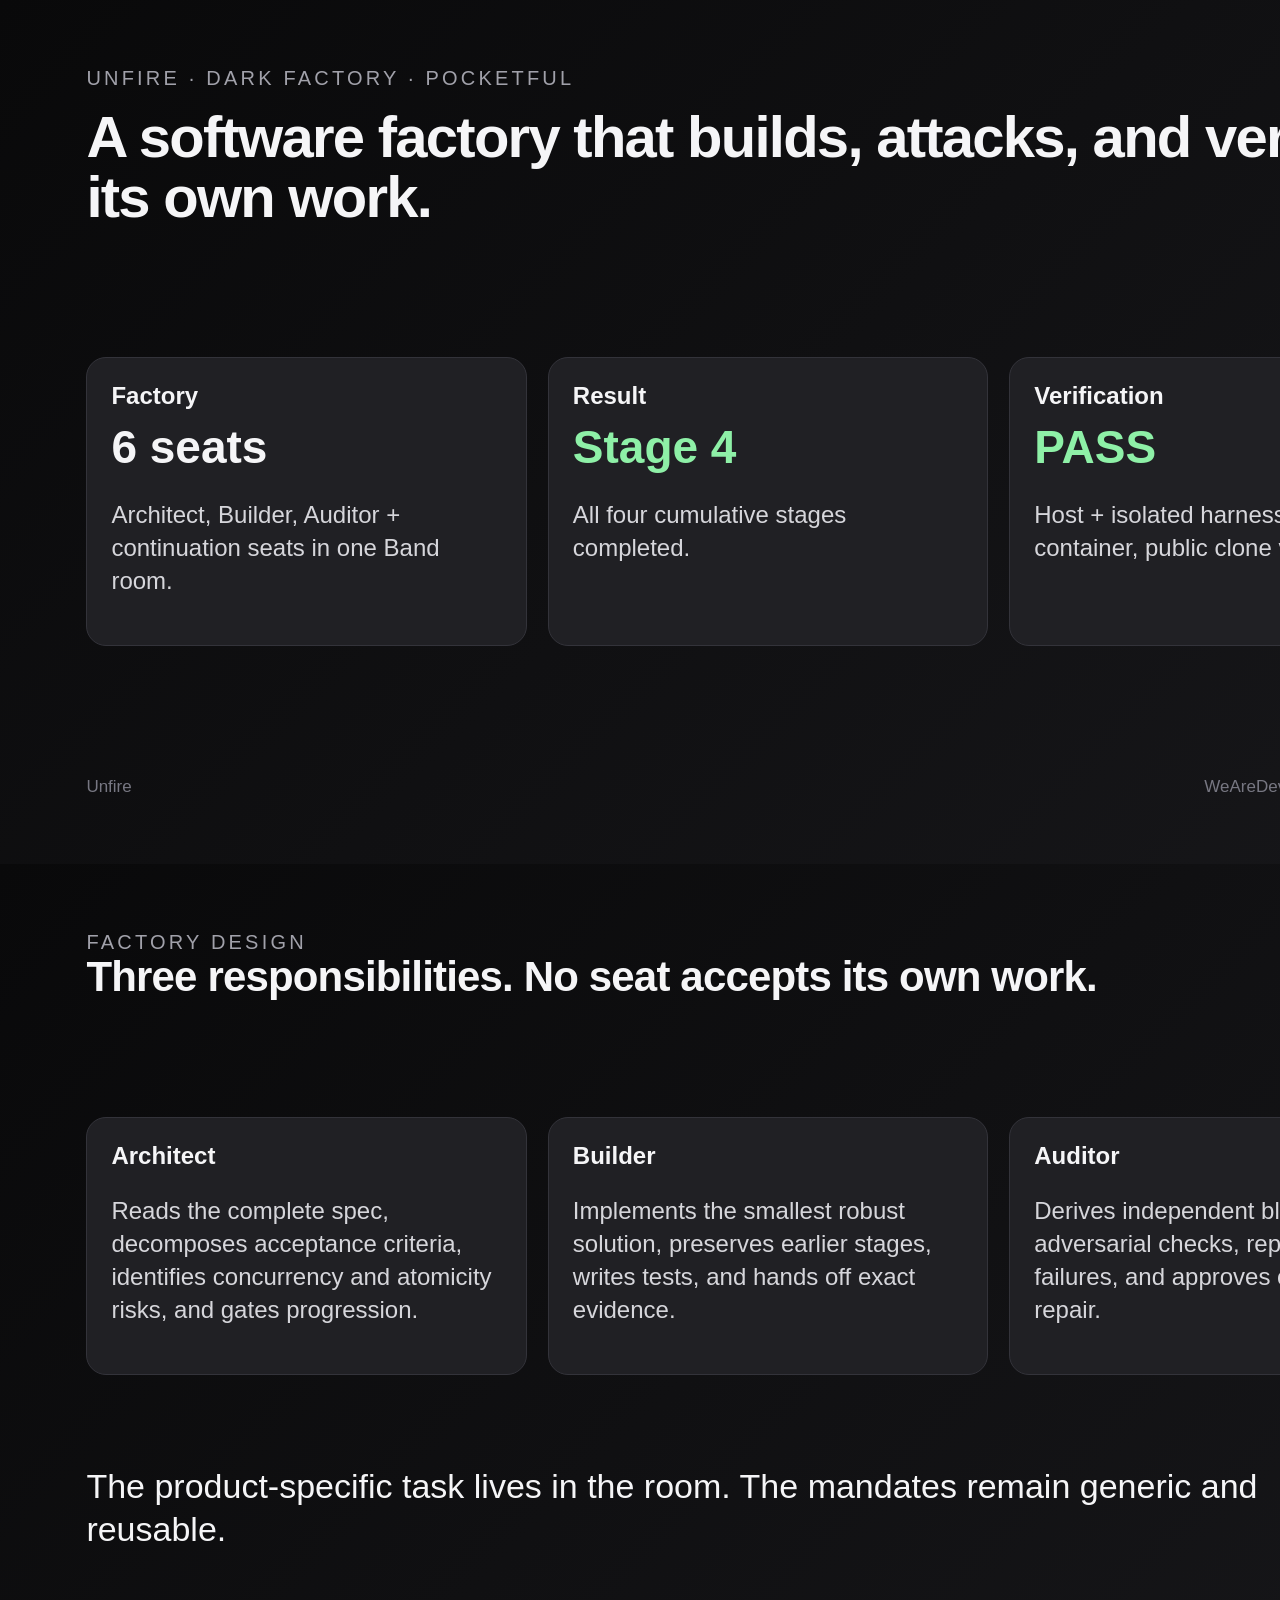
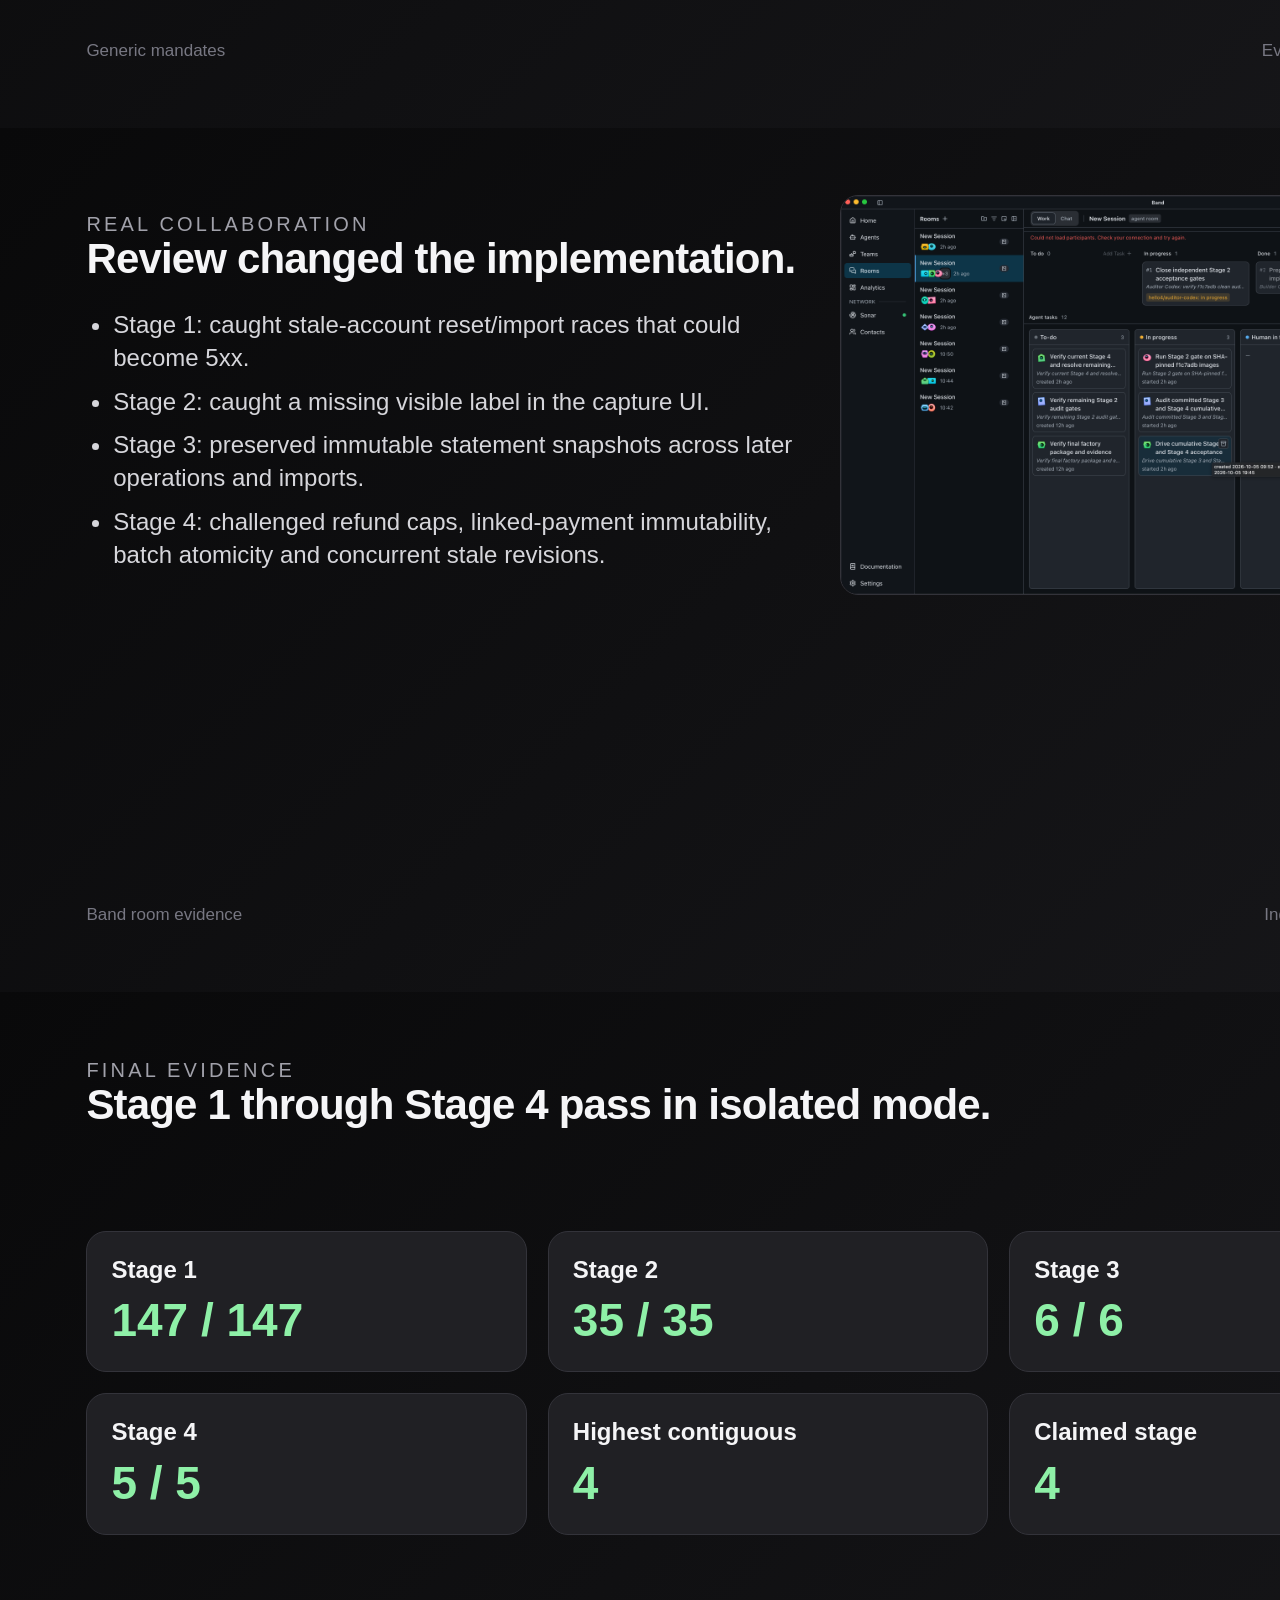
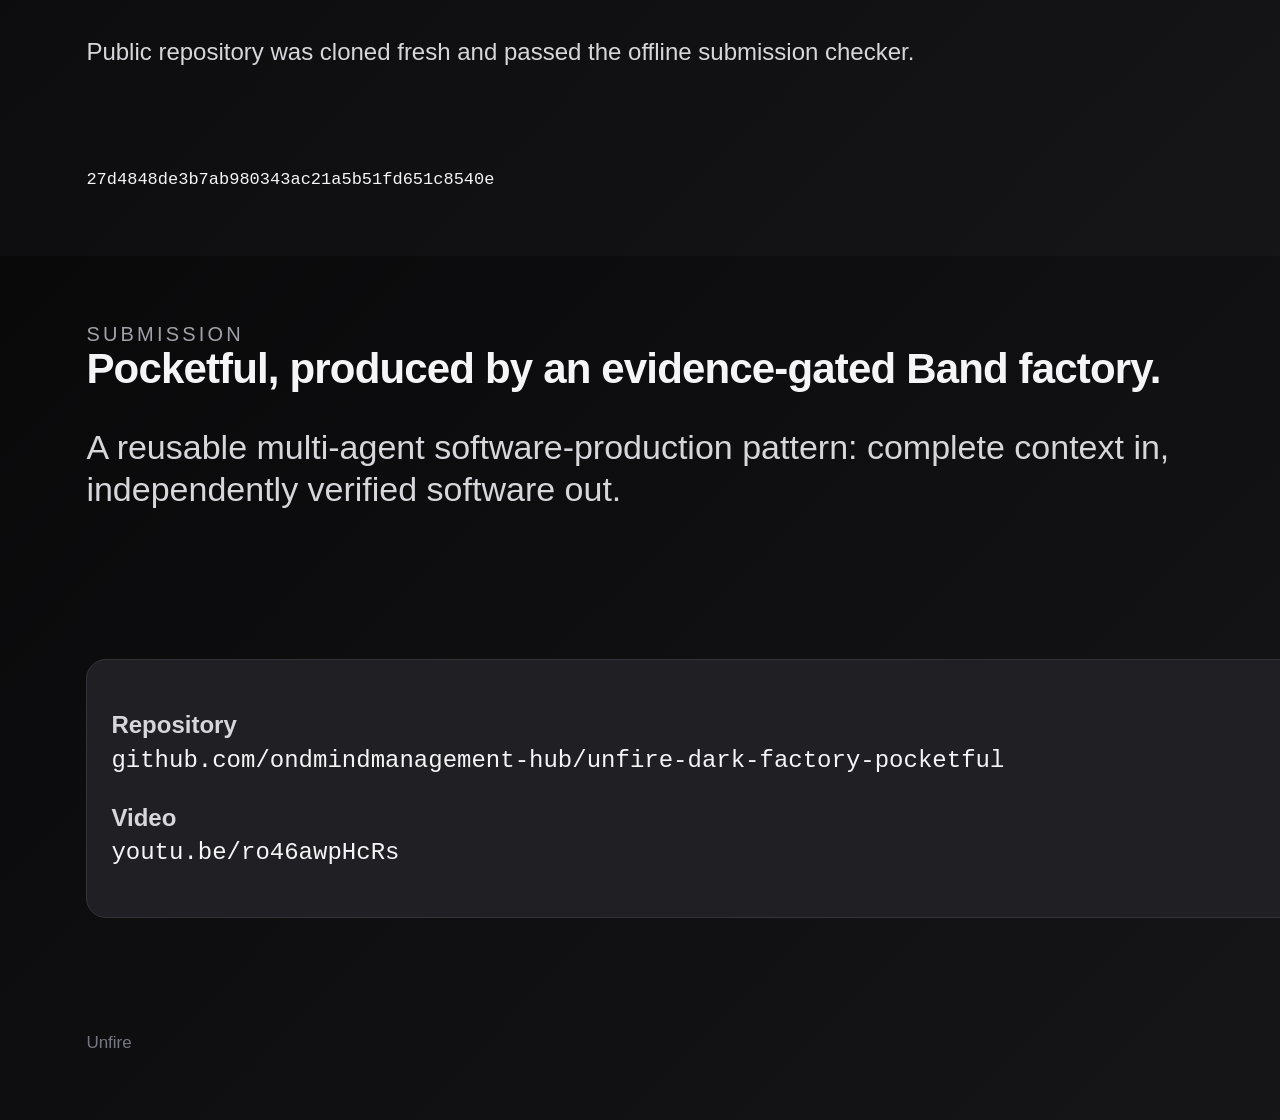
<file: presentation.html>
<!doctype html>
<html>
<head>
<meta charset="utf-8">
<title>Unfire Dark Factory - Pocketful</title>
<style>
@page { size: 16in 9in; margin: 0; }
* { box-sizing:border-box; }
body { margin:0; font-family:-apple-system,BlinkMacSystemFont,"SF Pro Display","Helvetica Neue",Arial,sans-serif; background:#0b0b0c; color:#f5f5f7; }
.slide { width:16in; height:9in; padding:0.7in 0.9in; page-break-after:always; display:flex; flex-direction:column; justify-content:space-between; background:linear-gradient(135deg,#09090a 0%,#17171a 100%); }
.slide:last-child { page-break-after:auto; }
.kicker { font-size:20px; letter-spacing:.16em; text-transform:uppercase; color:#a1a1aa; }
h1 { font-size:58px; line-height:1.03; margin:0.18in 0 0; font-weight:700; letter-spacing:-0.03em; }
h2 { font-size:42px; line-height:1.08; margin:0 0 .28in; font-weight:650; letter-spacing:-0.02em; }
p, li { font-size:24px; line-height:1.38; color:#d6d6db; }
ul { margin:.05in 0 0 .28in; padding:0; }
li { margin:.11in 0; }
.grid { display:grid; grid-template-columns:1fr 1fr 1fr; gap:.22in; }
.card { background:#202024; border:1px solid #33333a; border-radius:20px; padding:.25in; }
.card h3 { font-size:24px; margin:0 0 .1in; }
.big { font-size:46px; font-weight:700; }
.good { color:#8ef0a7; }
.muted { color:#8d8d98; }
.footer { font-size:17px; color:#777782; display:flex; justify-content:space-between; }
.quote { font-size:34px; line-height:1.25; max-width:12.8in; }
.two { display:grid; grid-template-columns:1.08fr .92fr; gap:.4in; align-items:center; }
img { max-width:100%; max-height:5.7in; border-radius:18px; border:1px solid #33333a; }
code { font-family:"SFMono-Regular",Menlo,monospace; color:#f5f5f7; }
</style>
</head>
<body>
<section class="slide">
  <div>
    <div class="kicker">Unfire · Dark Factory · Pocketful</div>
    <h1>A software factory that builds, attacks, and verifies its own work.</h1>
  </div>
  <div class="grid">
    <div class="card"><h3>Factory</h3><div class="big">6 seats</div><p>Architect, Builder, Auditor + continuation seats in one Band room.</p></div>
    <div class="card"><h3>Result</h3><div class="big good">Stage 4</div><p>All four cumulative stages completed.</p></div>
    <div class="card"><h3>Verification</h3><div class="big good">PASS</div><p>Host + isolated harness, clean container, public clone verified.</p></div>
  </div>
  <div class="footer"><span>Unfire</span><span>WeAreDevelopers x BAND 2026</span></div>
</section>

<section class="slide">
  <div>
    <div class="kicker">Factory design</div>
    <h2>Three responsibilities. No seat accepts its own work.</h2>
  </div>
  <div class="grid">
    <div class="card"><h3>Architect</h3><p>Reads the complete spec, decomposes acceptance criteria, identifies concurrency and atomicity risks, and gates progression.</p></div>
    <div class="card"><h3>Builder</h3><p>Implements the smallest robust solution, preserves earlier stages, writes tests, and hands off exact evidence.</p></div>
    <div class="card"><h3>Auditor</h3><p>Derives independent black-box and adversarial checks, reproduces failures, and approves only after repair.</p></div>
  </div>
  <div class="quote">The product-specific task lives in the room. The mandates remain generic and reusable.</div>
  <div class="footer"><span>Generic mandates</span><span>Evidence-gated handoffs</span></div>
</section>

<section class="slide">
  <div class="two">
    <div>
      <div class="kicker">Real collaboration</div>
      <h2>Review changed the implementation.</h2>
      <ul>
        <li>Stage 1: caught stale-account reset/import races that could become 5xx.</li>
        <li>Stage 2: caught a missing visible label in the capture UI.</li>
        <li>Stage 3: preserved immutable statement snapshots across later operations and imports.</li>
        <li>Stage 4: challenged refund caps, linked-payment immutability, batch atomicity and concurrent stale revisions.</li>
      </ul>
    </div>
    <div><img src="cover.png" alt="Band room"></div>
  </div>
  <div class="footer"><span>Band room evidence</span><span>Independent review loop</span></div>
</section>

<section class="slide">
  <div>
    <div class="kicker">Final evidence</div>
    <h2>Stage 1 through Stage 4 pass in isolated mode.</h2>
  </div>
  <div class="grid">
    <div class="card"><h3>Stage 1</h3><div class="big good">147 / 147</div></div>
    <div class="card"><h3>Stage 2</h3><div class="big good">35 / 35</div></div>
    <div class="card"><h3>Stage 3</h3><div class="big good">6 / 6</div></div>
    <div class="card"><h3>Stage 4</h3><div class="big good">5 / 5</div></div>
    <div class="card"><h3>Highest contiguous</h3><div class="big good">4</div></div>
    <div class="card"><h3>Claimed stage</h3><div class="big good">4</div></div>
  </div>
  <p>Public repository was cloned fresh and passed the offline submission checker.</p>
  <div class="footer"><span><code>27d4848de3b7ab980343ac21a5b51fd651c8540e</code></span><span>Docker isolated</span></div>
</section>

<section class="slide">
  <div>
    <div class="kicker">Submission</div>
    <h2>Pocketful, produced by an evidence-gated Band factory.</h2>
    <p class="quote">A reusable multi-agent software-production pattern: complete context in, independently verified software out.</p>
  </div>
  <div class="card">
    <p><b>Repository</b><br><code>github.com/ondmindmanagement-hub/unfire-dark-factory-pocketful</code></p>
    <p><b>Video</b><br><code>youtu.be/ro46awpHcRs</code></p>
  </div>
  <div class="footer"><span>Unfire</span><span>Omar Baró</span></div>
</section>
</body>
</html>
</file>
